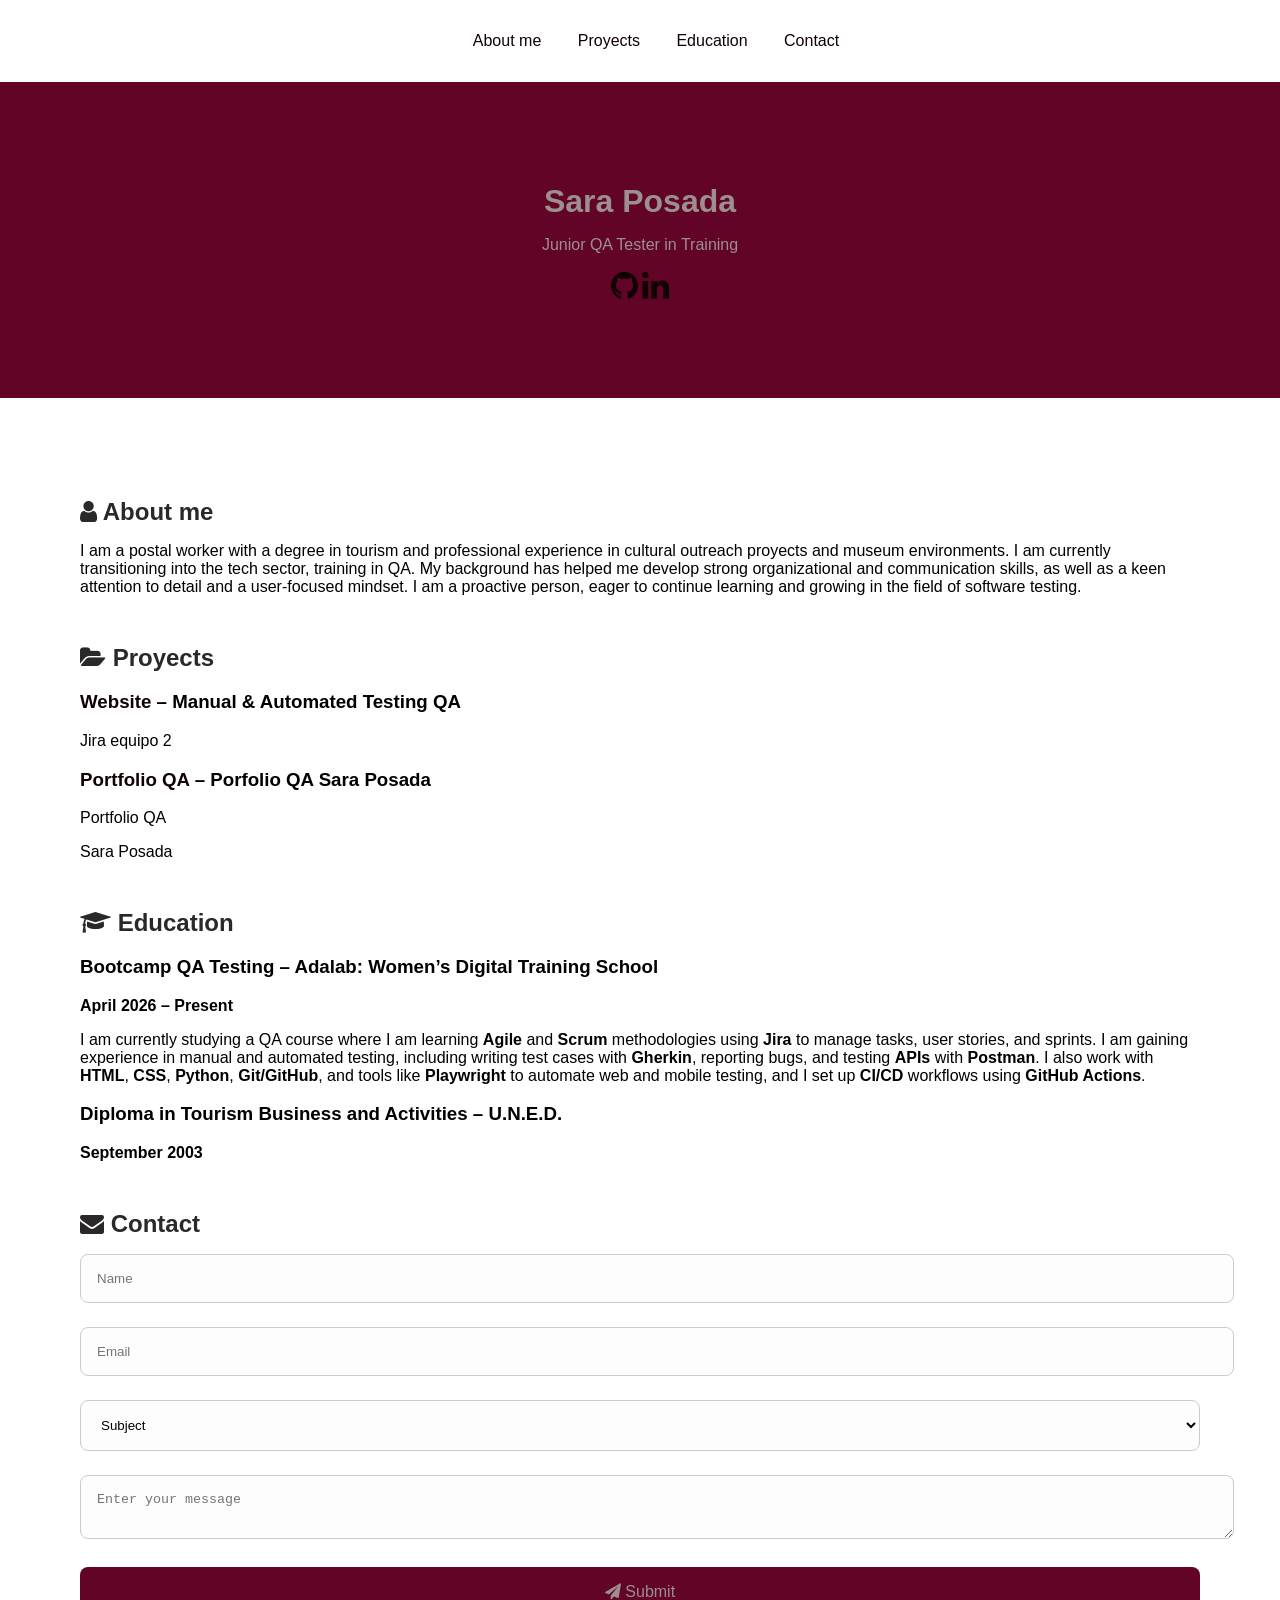
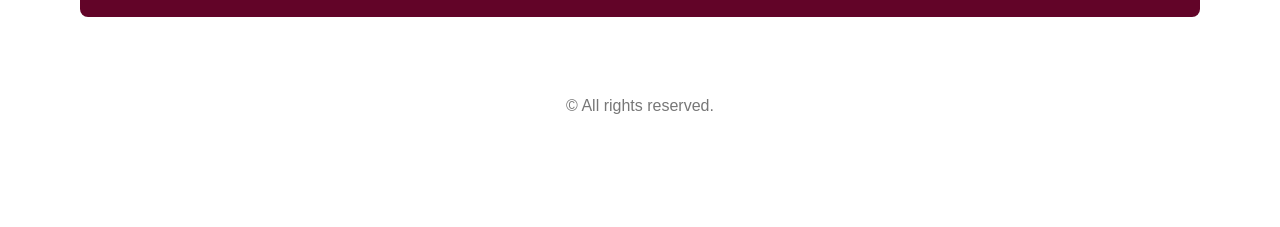
<file: index.html>
<!DOCTYPE html>
<html lang="en">

<head>
  <meta charset="UTF-8" />
  <meta name="viewport" content="width=device-width, initial-scale=1.0" />
  <meta name="description" content="Portfolio Sara Posada QA" />
  <meta name="author" content="Sara Posada" />
  <title>Sara Posada - Portfolio QA</title>
  <link href="style.css" rel="stylesheet" />
  <!-- Importar Font Awesome para los iconos -->
  <link rel="stylesheet" href="https://cdnjs.cloudflare.com/ajax/libs/font-awesome/4.7.0/css/font-awesome.min.css" />
</head>

<body>
        <!-- Menú de navegación -->
  <nav>
      <ul>
        <li><a id="menuaboutme" href="#aboutme">About me</a></li>
        <li><a id="menuproyects" href="#proyects">Proyects</a></li>
        <li><a id="menueducation" href="#education">Education</a></li>
        <li><a id="menucontact" href="#contact">Contact</a></li>
      </ul>
    </nav>
  <header>
    <h1 id="minombre">Sara Posada</h1>
    <p id="titulo">Junior QA Tester in Training</p>
    <p>
      <a id="linkgithub" href="https://github.com/orgs/SaraPosadaOrganization/dashboard" title="GitHub"
        class="fa fa-github fa-2x" aria-label="GitHub"></a>
      <a id="linklinkedin" href="https://es.linkedin.com/" title="GitHub"
        class="fa fa-linkedin fa-2x" aria-label="linkedin"></a>
     
     
    </p>
  </header>
  <main>
    <section id="aboutme">
      <h2 id="aboutmetitle">
        <i class="fa fa-user"></i> About me
      </h2>
<p>
  I am a postal worker with a degree in tourism and professional experience in cultural outreach
  proyects and museum environments. I am currently transitioning into the tech sector, training 
  in QA. My background has helped me develop strong organizational and communication skills, as 
  well as a keen attention to detail and a user-focused mindset. I am a proactive person, 
  eager to continue learning and growing in the field of software testing.
</p>

    </section>

    <section id="proyects">
      <h2 id="proyectstitle">
        <i class="fa fa-folder-open"></i> Proyects
      </h2>

      <h3>
        <a id="linkproyectoapi" href="https://bootcampqa-equipo2.atlassian.net/jira/software/projects/SCRUM/boards/1?cloudId=c4411889-78e3-4437-96bf-77600160d1fb" target="_blank">Website</a>
        – Manual & Automated Testing QA
      </h3>
 
<p>
 Jira equipo 2
</p>
      <h3>
        <a id="linkproyectoportafolio" href="https://github.com/SaraPosadaOrganization/Portfolio-QA/">Portfolio QA</a>
        – Porfolio QA Sara Posada
      </h3>
     <p>
Portfolio QA
</p>

<p>
Sara Posada

<p>
  
      
    </section>

    <section id="education">
      <h2 id="Educationtitle">
        <i class="fa fa-graduation-cap"></i> Education
      </h2>

      <h3>Bootcamp QA Testing – Adalab: Women’s Digital Training School</h3>
<p><strong>April 2026 – Present</strong></p>
<p>
  I am currently studying a QA course where I am learning <strong>Agile</strong> and 
  <strong>Scrum</strong> methodologies using <strong>Jira</strong> to manage tasks, user stories, 
  and sprints.
  I am gaining experience in manual and automated testing, including writing test cases
  with <strong>Gherkin</strong>, reporting bugs, and testing <strong>APIs</strong> with 
  <strong>Postman</strong>.
  I also work with <strong>HTML</strong>, <strong>CSS</strong>, <strong>Python</strong>, 
  <strong>Git/GitHub</strong>, and tools like <strong>Playwright</strong> to automate
  web and mobile testing, and I set up <strong>CI/CD</strong> workflows using 
  <strong>GitHub Actions</strong>.
</p>


      <h3>Diploma in Tourism Business and Activities – U.N.E.D.</h3>
      <p><strong>September 2003</strong></p>

     
    </section>

<section id="contact">
  <h2 id="contacttitle">
    <i class="fa fa-envelope"></i> Contact
  </h2>
  <form id="contactForm" onsubmit="return enviarFormulario(event)">
    <input 
    id="nombre" 
    type="text" 
    placeholder="Name" 
    />
    <input 
    id="email" 
    type="email" 
    placeholder="Email" 
    required />
    <select id="subject" required>
      <option value="">Subject</option>
      <option value="info">General information</option>
      <option value="job">Job offer</option>
      <option value="other">Other</option>
    </select>

    <textarea 
    id="mensaje"
    maxlength="500" 
    placeholder="Enter your message" 
    required
    ></textarea>

    <button id="enviar" type="submit">
      <i class="fa fa-paper-plane"></i> Submit
    </button>
  
  </form>
  <p id="formMessage"></p>
</section>


  <footer>
    <p>&copy; All rights reserved.</p>
  </footer>
</body>
<script src="script.js" defer></script>
</html>
</file>
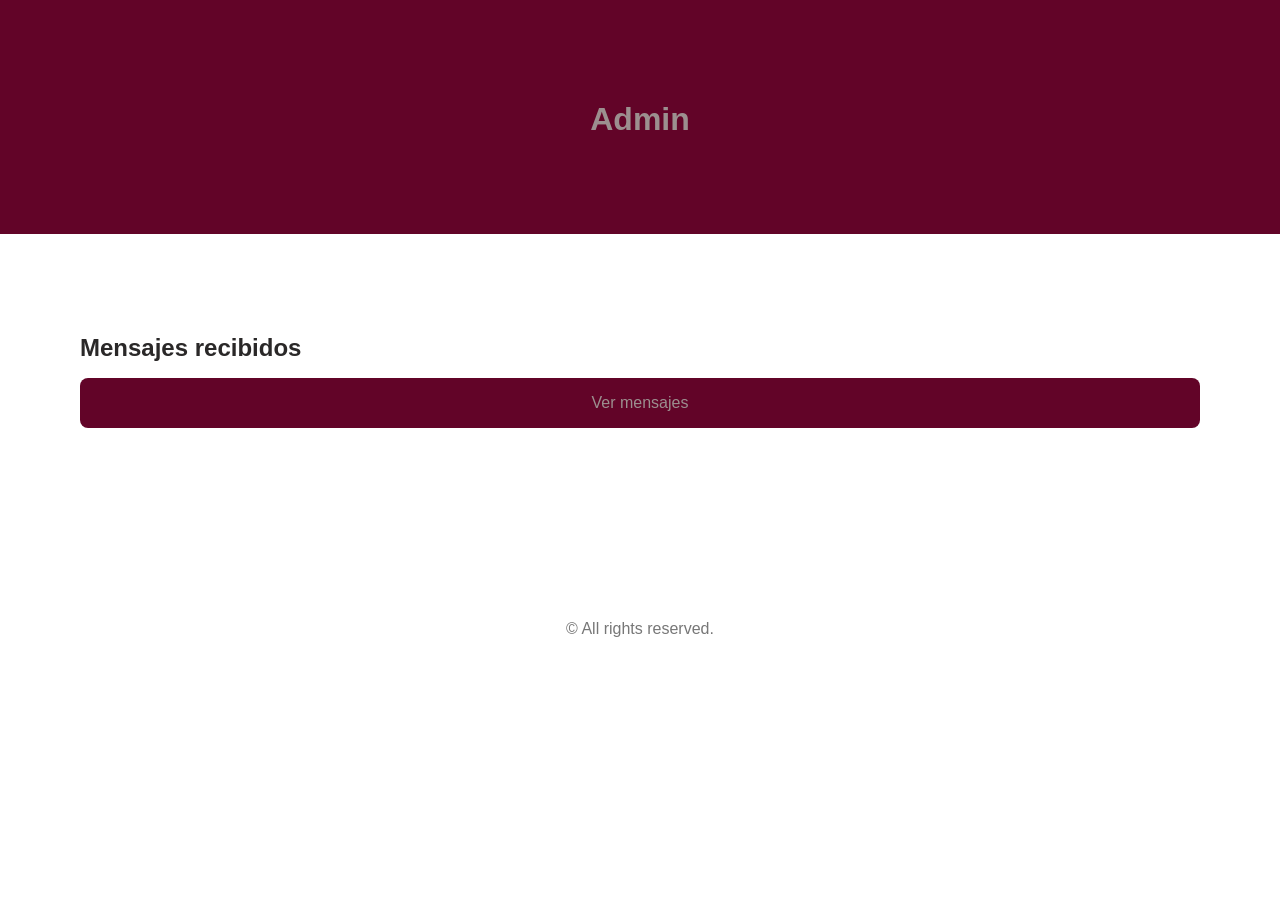
<file: admin.html>
<!DOCTYPE html>
<html lang="es">
<head>
  <meta charset="UTF-8">
  <title>Admin - Mensajes</title>
  <link rel="stylesheet" href="style.css">
</head>
<body>

<header>
  <h1>Admin</h1>
</header>

<main>
  <section id="admin">
    <h2>Mensajes recibidos</h2>
    <button id="verMensajes" onclick="mostrarDatos()">Ver mensajes</button>

    <table id="formsTable">

    </table>

    <p id="status"></p>
  </section>
</main>

<footer>
    <p>&copy; All rights reserved.</p>
</footer>

<script src="script.js"></script>

</body>
</html>
</file>
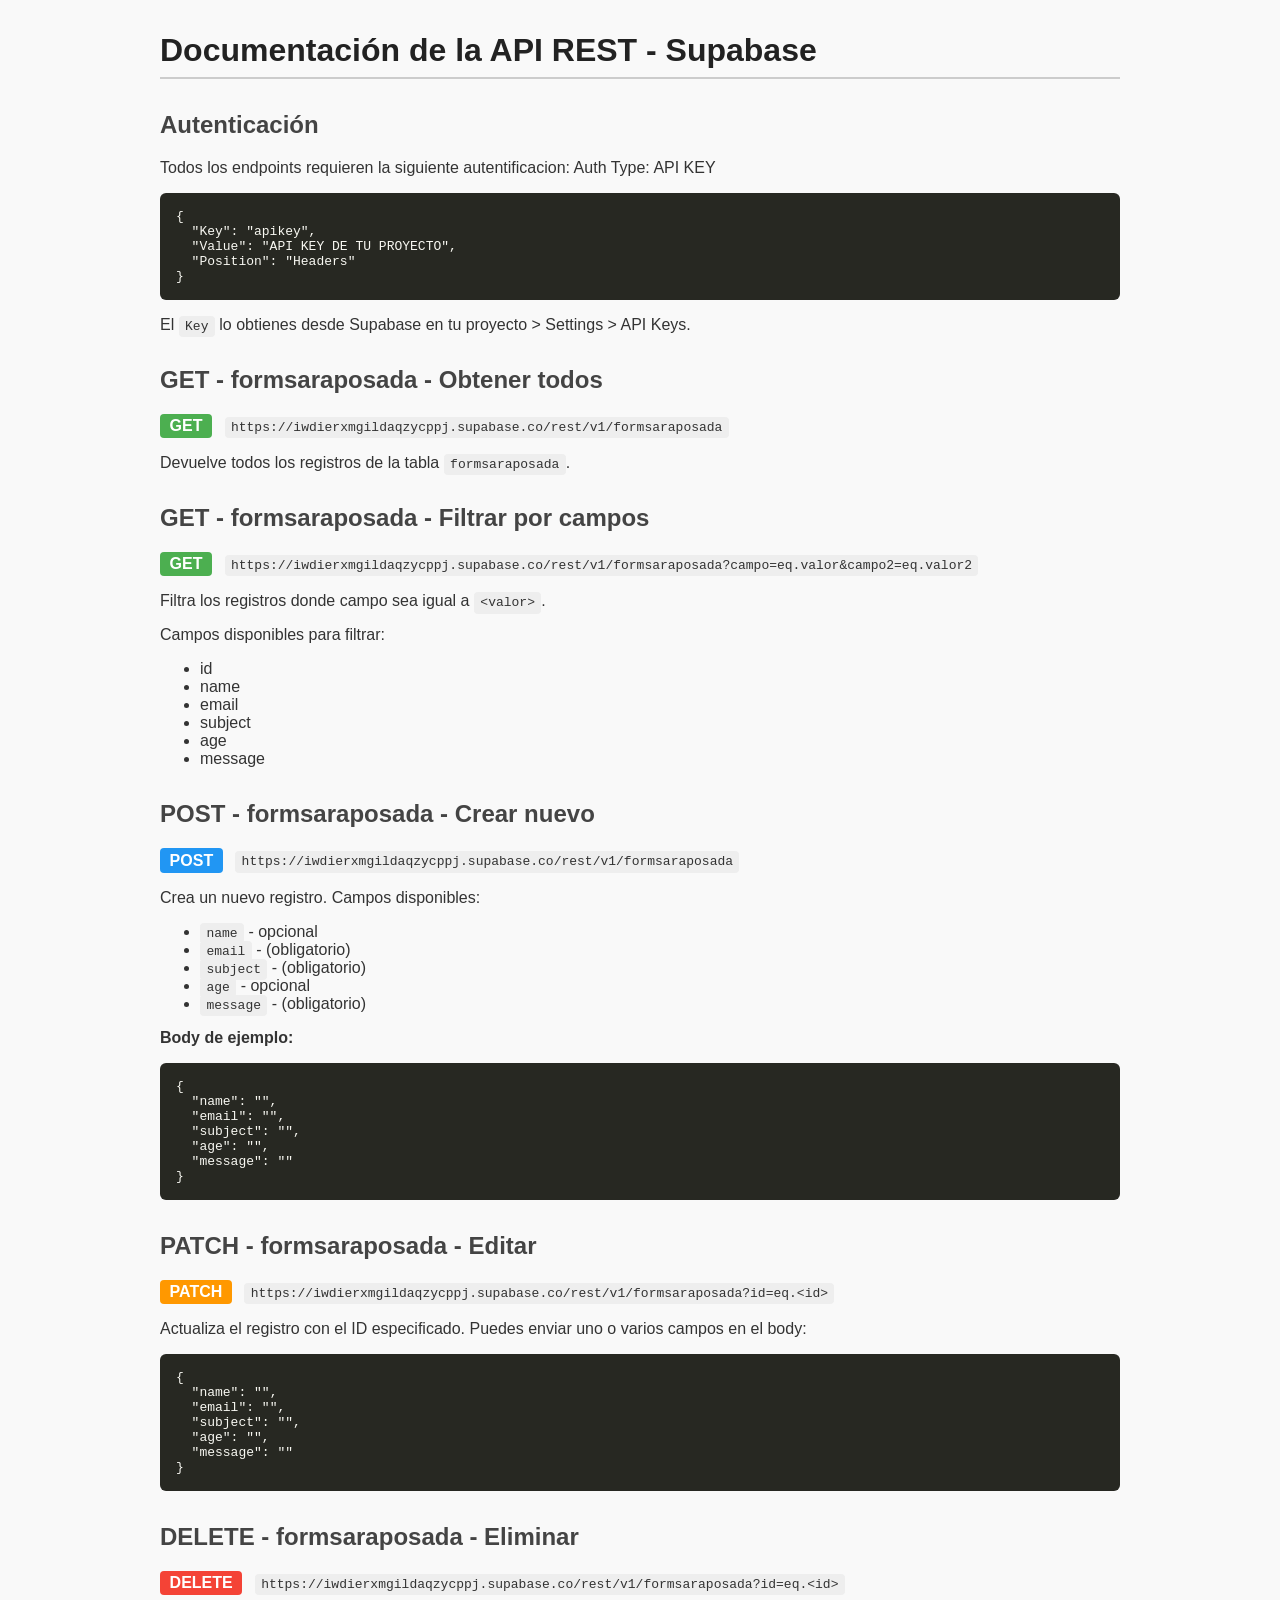
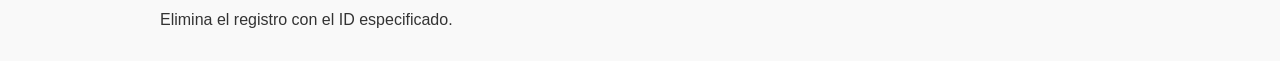
<file: apidoc.html>
<!DOCTYPE html>
<!-- saved from url=(0067)https://bootcamp-qa.github.io/ReportGenerator/documentacionapi.html -->
<html lang="es"><head><meta http-equiv="Content-Type" content="text/html; charset=UTF-8">
  
  <title>Documentación API Supabase</title>
  <style>
    body {
      font-family: 'Segoe UI', sans-serif;
      margin: 2rem auto;
      max-width: 960px;
      background: #f9f9f9;
      color: #333;
    }
    h1 { color: #222; border-bottom: 2px solid #ccc; padding-bottom: 0.5rem; }
    h2 { margin-top: 2rem; color: #444; }
    code { background: #eee; padding: 0.2rem 0.4rem; border-radius: 4px; }
    pre {
      background: #272822;
      color: #f8f8f2;
      padding: 1rem;
      border-radius: 6px;
      overflow-x: auto;
    }
    .method {
      display: inline-block;
      font-weight: bold;
      padding: 0.2rem 0.6rem;
      border-radius: 4px;
      margin-right: 0.5rem;
      color: white;
    }
    .GET { background: #4caf50; }
    .POST { background: #2196f3; }
    .PATCH { background: #ff9800; }
    .DELETE { background: #f44336; }

    label {
      display: block;
      margin-top: 1rem;
      font-weight: bold;
    }
    input[type=text] {
      width: 100%;
      padding: 0.5rem;
      font-size: 1rem;
      margin-top: 0.3rem;
      box-sizing: border-box;
    }
    button {
      margin-top: 1.5rem;
      padding: 0.6rem 1rem;
      font-size: 1rem;
      cursor: pointer;
    }
  </style>
</head>
<body>

<h1>Documentación de la API REST - Supabase</h1>

<form id="form" onsubmit="return false;" style="display: none;">
  <label for="tableName">Nombre de la tabla:</label>
  <input type="text" id="tableName" placeholder="clientes" required="">

  <label for="columns">Columnas (separadas por coma, * indica obligatorio):</label>
  <input type="text" id="columns" placeholder="nombre, telefono*, correo*" required="">

  <label for="baseUrl">Base URL:</label>
  <input type="text" id="baseUrl" placeholder="https://proyecto.supabase.co" required="">

  <button onclick="generate()">GENERAR DOCUMENTACION API</button>
</form>

<!-- Aquí pondremos la documentación generada -->
<div id="docs" style="margin-top:2rem;">
        <h2>Autenticación</h2>
    <p>Todos los endpoints requieren la siguiente autentificacion: Auth Type: API KEY</p>
    <pre>{
  "Key": "apikey",
  "Value": "API KEY DE TU PROYECTO",
  "Position": "Headers"
}</pre>
    <p>El <code>Key</code> lo obtienes desde Supabase en tu proyecto &gt; Settings &gt; API Keys.</p>
  
    <h2>GET - formsaraposada - Obtener todos </h2>
    <p><span class="method GET">GET</span> <code>https://iwdierxmgildaqzycppj.supabase.co/rest/v1/formsaraposada</code></p>
    <p>Devuelve todos los registros de la tabla <code>formsaraposada</code>.</p>

    <h2>GET - formsaraposada - Filtrar por campos</h2>
    <p><span class="method GET">GET</span> <code>https://iwdierxmgildaqzycppj.supabase.co/rest/v1/formsaraposada?campo=eq.valor&amp;campo2=eq.valor2</code></p>
    <p>Filtra los registros donde campo sea igual a <code>&lt;valor&gt;</code>.</p>
    <p>Campos disponibles para filtrar:</p>
    <ul>
      <li>id</li><li>name</li><li>email</li><li>subject</li><li>age</li><li>message</li>
    </ul>

    <h2>POST - formsaraposada - Crear nuevo</h2>
    <p><span class="method POST">POST</span> <code>https://iwdierxmgildaqzycppj.supabase.co/rest/v1/formsaraposada</code></p>
    <p>Crea un nuevo registro. Campos disponibles:</p>
    <ul>
      <li><code>name</code> - opcional</li><li><code>email</code> -  (obligatorio)</li><li><code>subject</code> -  (obligatorio)</li><li><code>age</code> - opcional</li><li><code>message</code> -  (obligatorio)</li>
    </ul>
    <p><strong>Body de ejemplo:</strong></p>
    <pre>{
  "name": "",
  "email": "",
  "subject": "",
  "age": "",
  "message": ""
}</pre>

    <h2>PATCH - formsaraposada - Editar </h2>
    <p><span class="method PATCH">PATCH</span> <code>https://iwdierxmgildaqzycppj.supabase.co/rest/v1/formsaraposada?id=eq.&lt;id&gt;</code></p>
    <p>Actualiza el registro con el ID especificado. Puedes enviar uno o varios campos en el body:</p>
    <pre>{
  "name": "<nuevo string="">",
  "email": "<nuevo string="">",
  "subject": "<nuevo string="">",
  "age": "<nuevo string="">",
  "message": "<nuevo string="">"
}</nuevo></nuevo></nuevo></nuevo></nuevo></pre>

    <h2>DELETE - formsaraposada - Eliminar </h2>
    <p><span class="method DELETE">DELETE</span> <code>https://iwdierxmgildaqzycppj.supabase.co/rest/v1/formsaraposada?id=eq.&lt;id&gt;</code></p>
    <p>Elimina el registro con el ID especificado.</p>


  </div>

<script>
function generate() {
  let tableName = document.getElementById('tableName').value.trim() || 'clientes';
  const columnsRaw = document.getElementById('columns').value.trim();
  const baseUrlRaw = document.getElementById('baseUrl').value.trim() || 'https://<TU_PROYECTO>.supabase.co';

  // Procesar columnas
  const colsArr = columnsRaw.split(',').map(c => c.trim()).filter(c => c.length > 0);

  const columns = colsArr.map(col => {
    let required = false;
    let name = col;
    if (col.endsWith('*')) {
      required = true;
      name = col.slice(0, -1).trim();
    }
    return { name, type: "string", required };
  });

  const baseUrl = `${baseUrlRaw}/rest/v1/${tableName}`;

  function generatePostBody() {
    const obj = {};
    columns.forEach(col => {
      if (col.name !== "id") {
        obj[col.name] = "";
      }
    });
    return JSON.stringify(obj, null, 2);
  }

  function generatePatchBody() {
    const obj = {};
    columns.forEach(col => {
      if (col.name !== "id") {
        obj[col.name] = `<nuevo ${col.type}>`;
      }
    });
    return JSON.stringify(obj, null, 2);
  }

  // Construir el HTML para la documentación
  let html = `
        <h2>Autenticación</h2>
    <p>Todos los endpoints requieren la siguiente autentificacion: Auth Type: API KEY</p>
    <pre>{
  "Key": "apikey",
  "Value": "API KEY DE TU PROYECTO",
  "Position": "Headers"
}</pre>
    <p>El <code>Key</code> lo obtienes desde Supabase en tu proyecto &gt; Settings &gt; API Keys.</p>
  
    <h2>GET - ${tableName} - Obtener todos </h2>
    <p><span class="method GET">GET</span> <code>${baseUrl}</code></p>
    <p>Devuelve todos los registros de la tabla <code>${tableName}</code>.</p>

    <h2>GET - ${tableName} - Filtrar por campos</h2>
    <p><span class="method GET">GET</span> <code>${baseUrl}?campo=eq.valor&campo2=eq.valor2</code></p>
    <p>Filtra los registros donde campo sea igual a <code>&lt;valor&gt;</code>.</p>
    <p>Campos disponibles para filtrar:</p>
    <ul>
      ${columns.map(col => `<li>${col.name}</li>`).join('')}
    </ul>

    <h2>POST - ${tableName} - Crear nuevo</h2>
    <p><span class="method POST">POST</span> <code>${baseUrl}</code></p>
    <p>Crea un nuevo registro. Campos disponibles:</p>
    <ul>
      ${columns.filter(c => c.name !== 'id').map(col => `<li><code>${col.name}</code> - ${col.required ? " (obligatorio)" : "opcional"}</li>`).join('')}
    </ul>
    <p><strong>Body de ejemplo:</strong></p>
    <pre>${generatePostBody()}</pre>

    <h2>PATCH - ${tableName} - Editar </h2>
    <p><span class="method PATCH">PATCH</span> <code>${baseUrl}?id=eq.&lt;id&gt;</code></p>
    <p>Actualiza el registro con el ID especificado. Puedes enviar uno o varios campos en el body:</p>
    <pre>${generatePatchBody()}</pre>

    <h2>DELETE - ${tableName} - Eliminar </h2>
    <p><span class="method DELETE">DELETE</span> <code>${baseUrl}?id=eq.&lt;id&gt;</code></p>
    <p>Elimina el registro con el ID especificado.</p>


  `;

  document.getElementById('docs').innerHTML = html;
   document.getElementById('form').style.display = 'none';
  
}


</script>




</body></html>
</file>
<file: style.css>
body {
  font-family: 'Inter', sans-serif;
  font-size: 1rem;
  color: black;
  margin: 0;
}

header {
  background-color: rgb(98, 4, 40);
  color: rgb(156, 143, 143);
  padding: 5rem;
  text-align: center;
}

main {
  padding: 5rem;
  text-align: left;
}

nav {
  text-align: center;
  width:100%;
  padding: 1rem;
}

nav ul {
  padding: 0;
  margin: 0;
    background-color: white;
  
}

nav ul li {
  display: inline-block;
  margin: 0rem;
  font-size: 1rem;
  padding: 1rem;
  border-radius: 0.5rem ;

}
/* Menú vertical en móvil */
@media (max-width: 768px) {
  nav ul li {
    display: block;
    margin: 0.8rem 0;
  }
}

h1 {
  font-size: 2rem;
  margin-bottom: 1rem;
}

p {
  font-size: 1rem;
  margin-bottom: 1rem;
}

a {
  color: rgb(16, 2, 2);
  text-decoration: none;
}

a:hover {
  text-decoration: 
}

section {
  margin-bottom: 3rem;
}

h2 {
  font-size: 1.5rem;
  margin-bottom: 1rem;
  color: rgb(42, 40, 40);
}

/* FORMULARIO */
form {
  width: 100%;
  font-size: 1rem;
}

input,
textarea,
select {
  width: 100%;
  padding: 1rem;
  margin-bottom: 1.5rem;
  border: 1px solid #ccc;
  border-radius: 0.5rem;
  background-color: #fdfdfd;
}

button {
  width: 100%;
  padding: 1rem;
  background-color: rgb(98, 4, 40);
  color:  rgb(156, 143, 143);
  border: none;
  border-radius: 0.5rem;
  font-size: 1rem;
}

footer {
  margin-top: 2rem;
  padding: 1rem;
  font-size: 0.9rem;
  color: #777;
  text-align: center;
}

table {
  width: 100%;
  border-collapse: collapse;
  table-layout: fixed; /* CLAVE */
  font-family: 'Space Grotesk', sans-serif;;
}

th, td {
  border: 1px solid #ddd;
  padding: 6px;
  font-size: 14px;
  word-wrap: break-word;
  overflow-wrap: break-word;
}

thead {
  background-color: #f4f4f4;
}

/* Móvil */
@media (max-width: 768px) {
  th, td {
    font-size: 12px;
    padding: 4px;
  }
}
</file>
